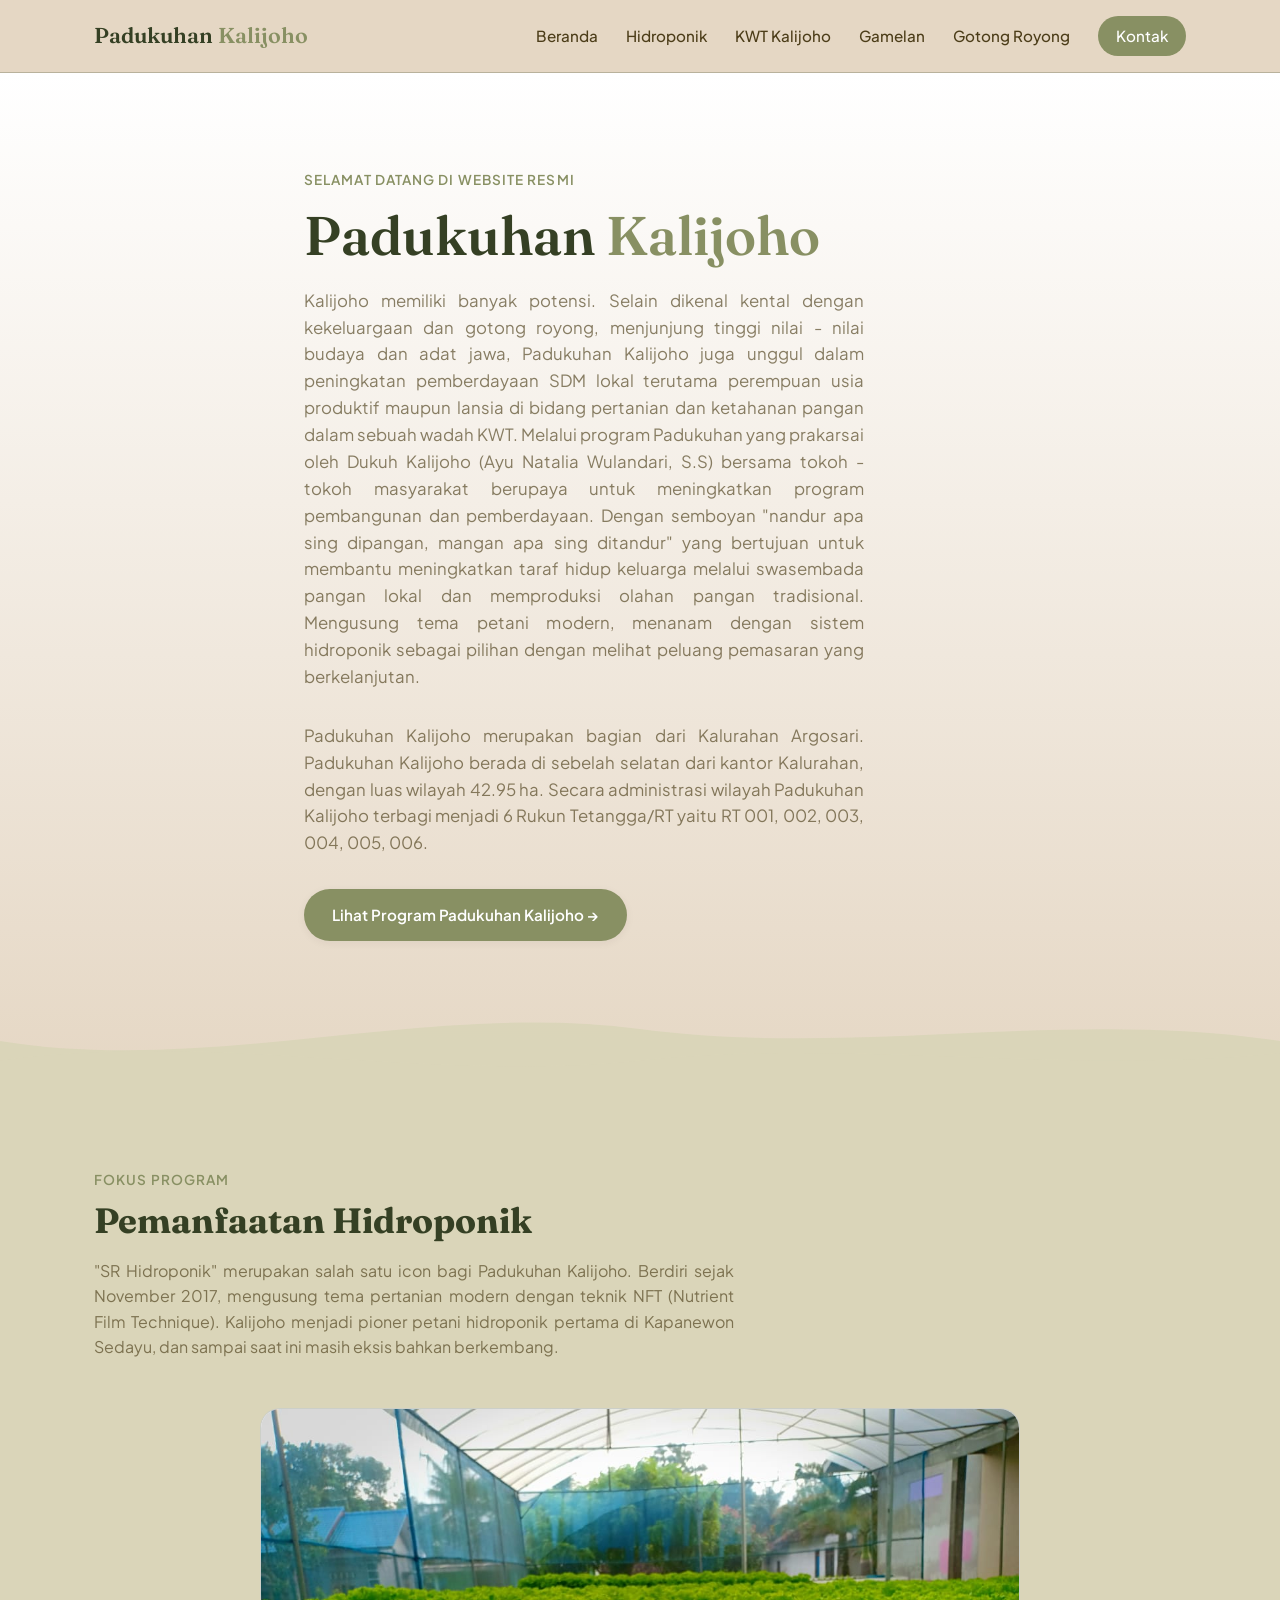
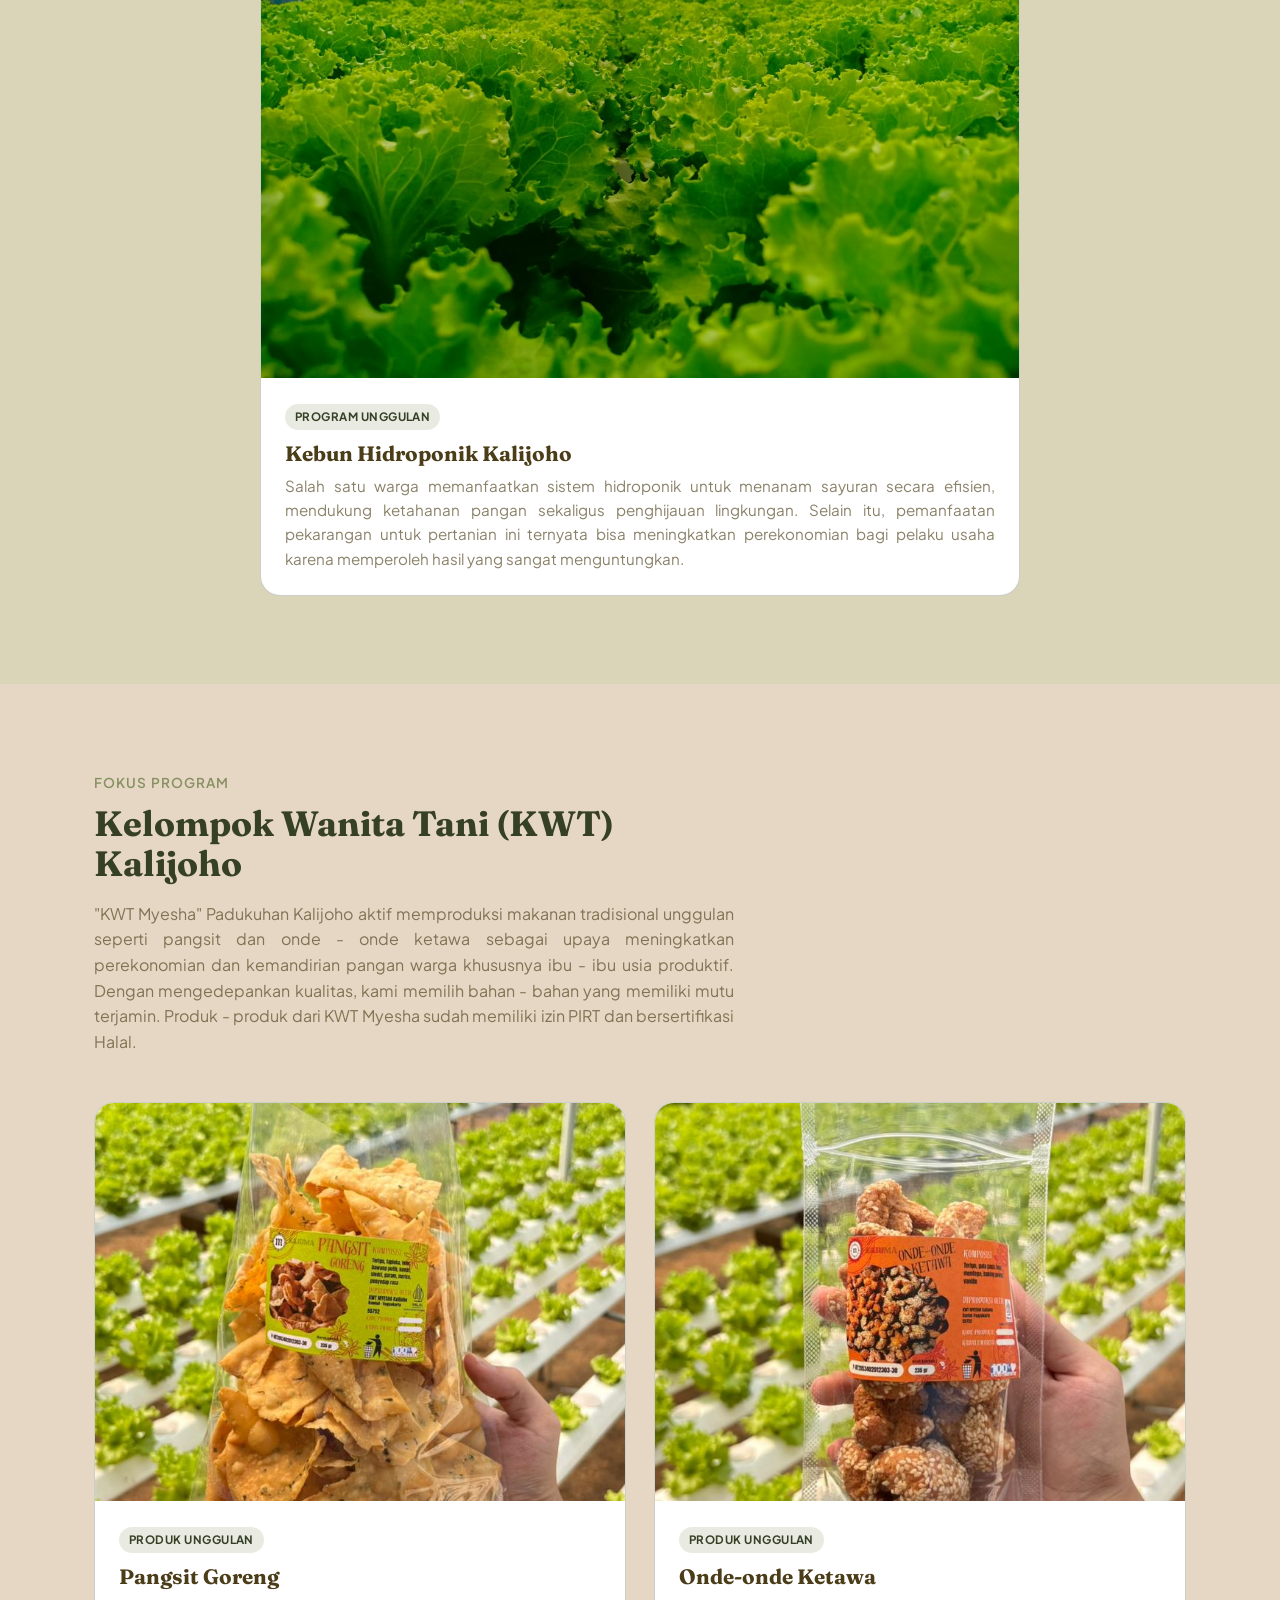
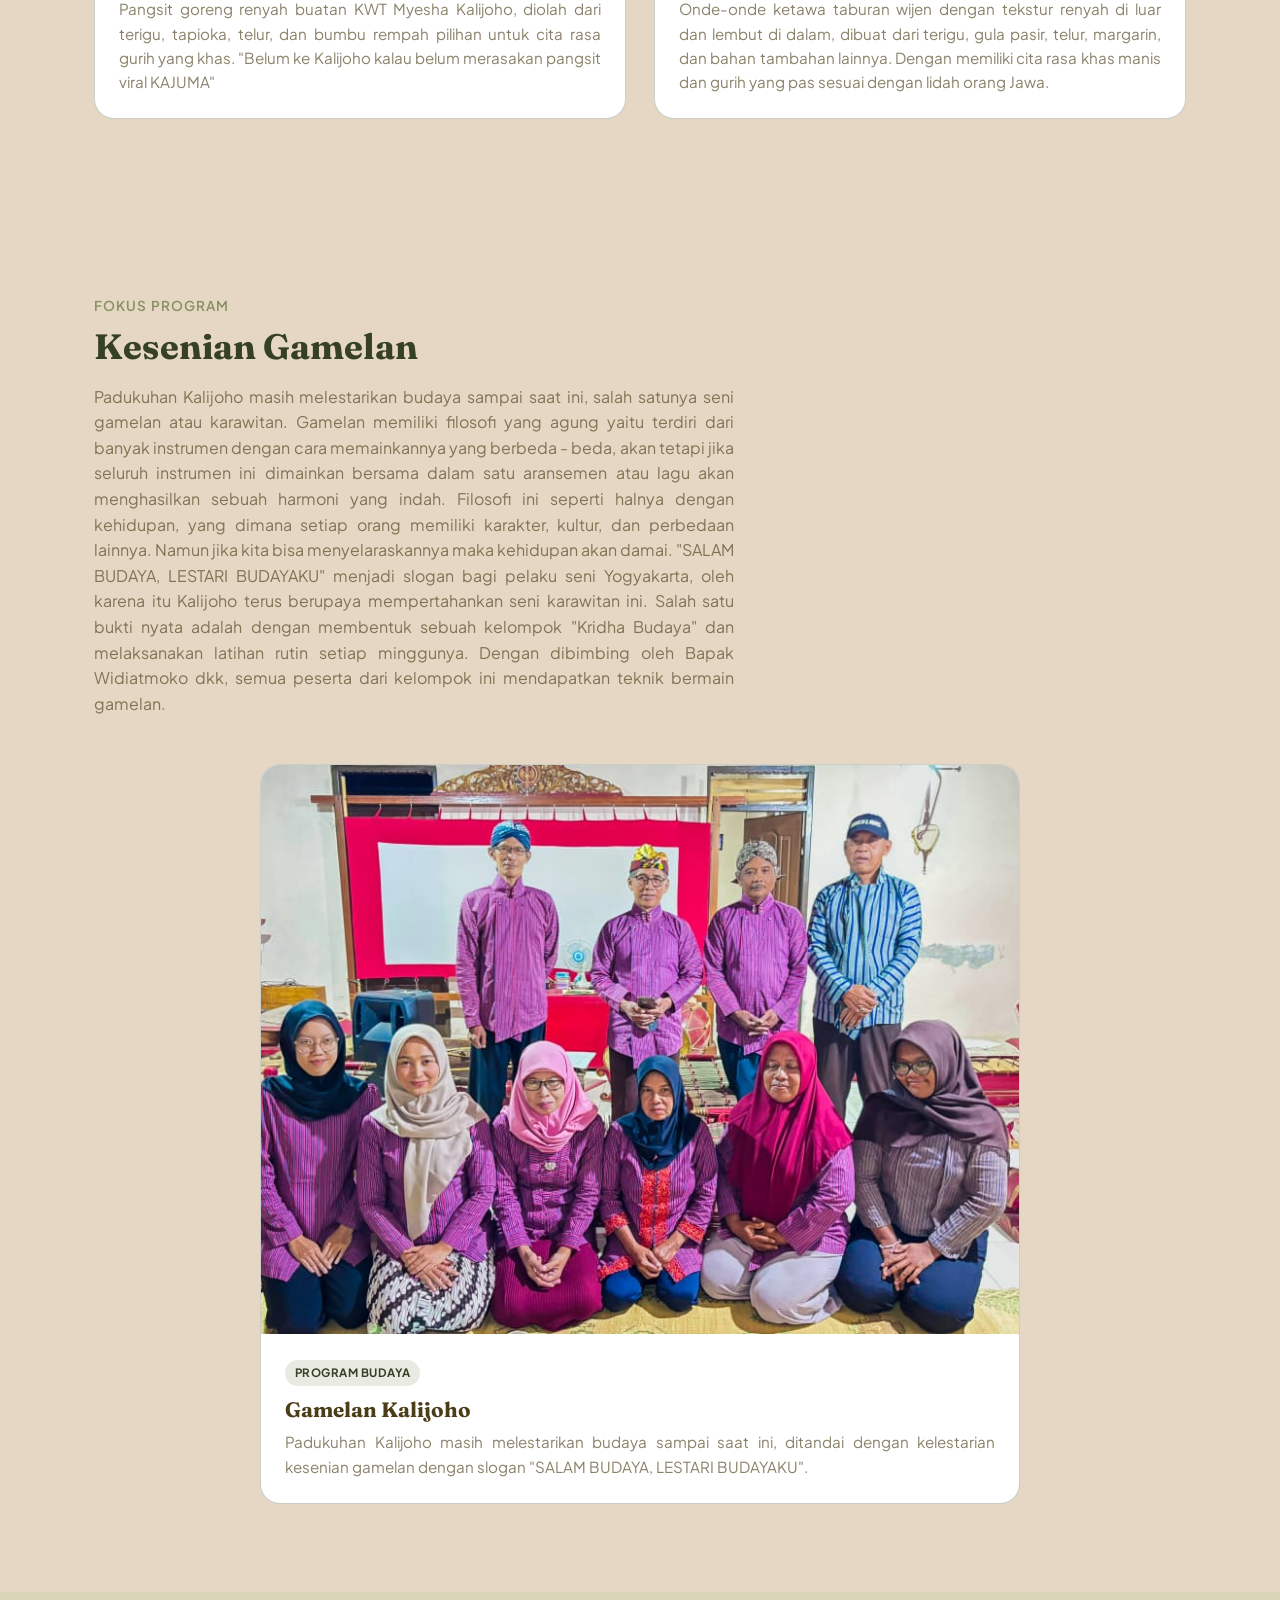
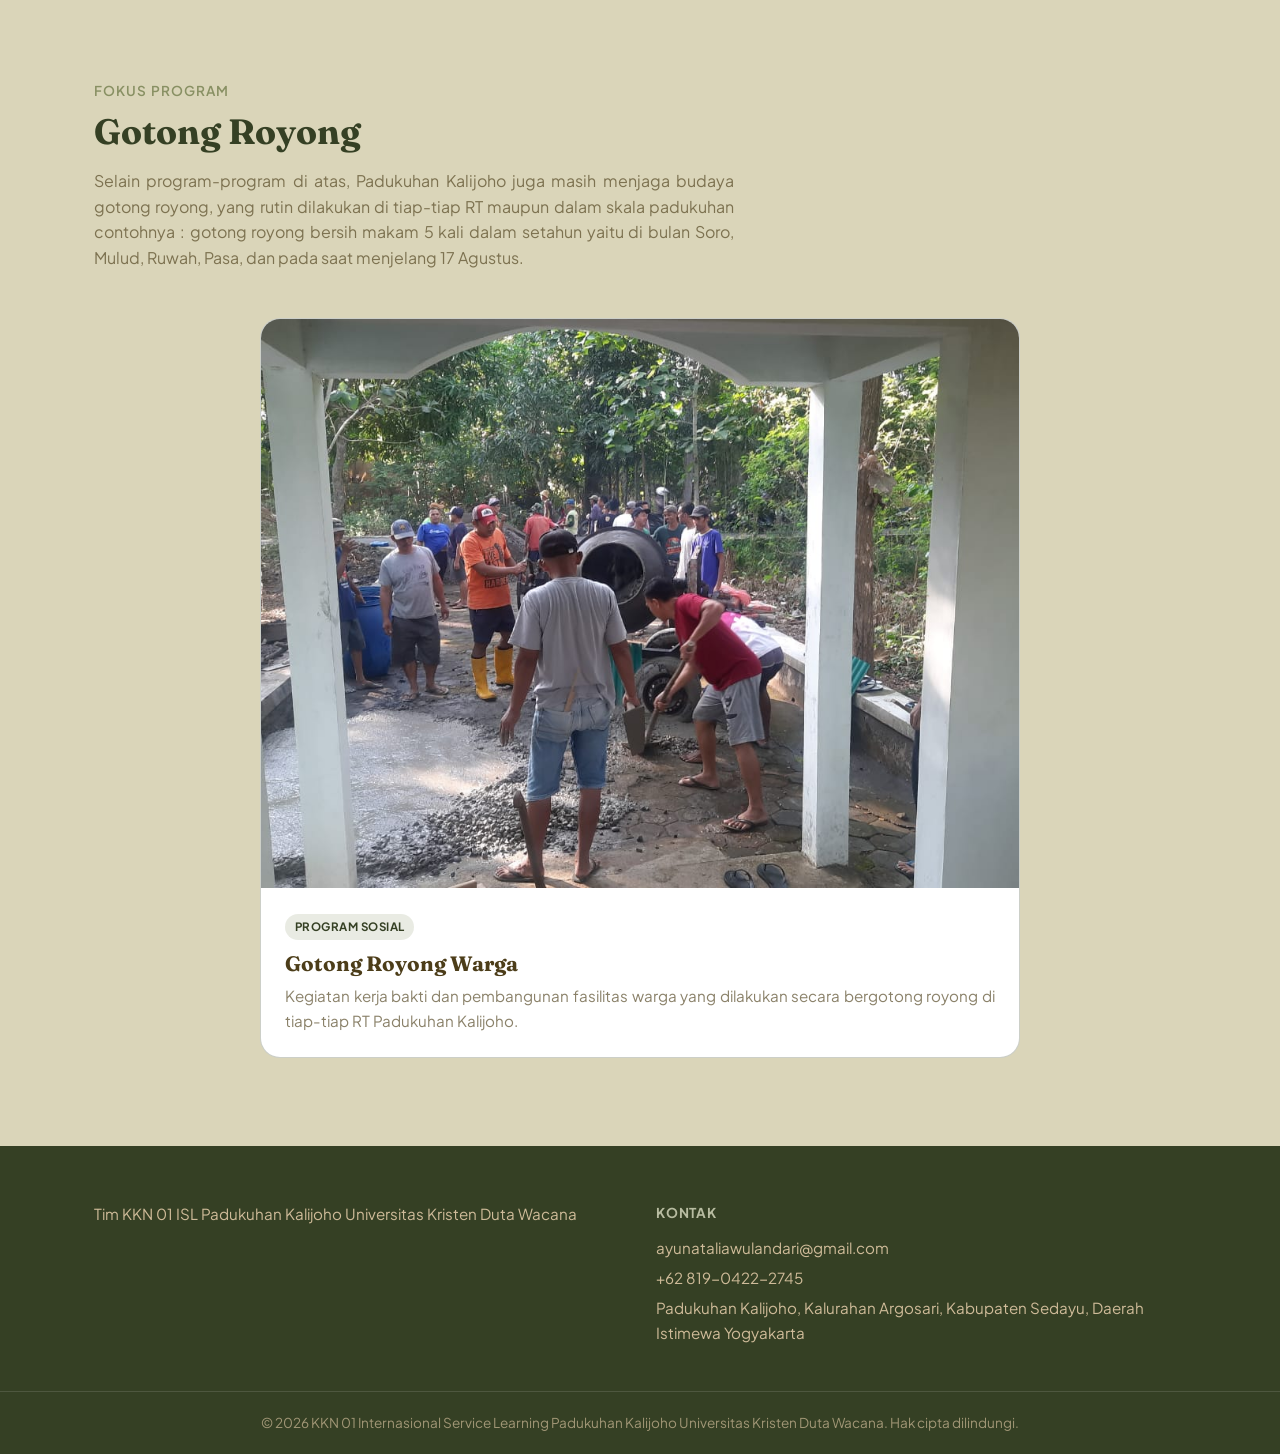
<file: index.html>
<!DOCTYPE html>
<html lang="id">
<head>
<meta charset="UTF-8">
<meta name="viewport" content="width=device-width, initial-scale=1.0">
<meta name="description" content="Profil Padukuhan Kalijoho - KKN ISL UKDW 2026">
<meta name="keywords" content="Padukuhan Kalijoho">
<meta property="og:title" content="Padukuhan Kalijoho, Argosari, Kab.Sedayu">
<meta property="og:description" content="Profil Padukuhan Kalijoho,Argosari, Sedayu, Bantul">
<meta property="og:url" content="https://joonben.github.io/Web-Padukuhan-Kalijoho/">
<title>Padukuhan Kalijoho</title>
<link rel="preconnect" href="https://fonts.googleapis.com">
<link rel="preconnect" href="https://fonts.gstatic.com" crossorigin>
<link href="https://fonts.googleapis.com/css2?family=Fraunces:opsz,wght@9..144,500;9..144,600;9..144,700&family=Plus+Jakarta+Sans:wght@400;500;600;700&display=swap" rel="stylesheet">
<link rel="stylesheet" href="style.css">
</head>
<body>

<!-- ========================================================= -->
<!-- HEADER & NAVBAR                                            -->
<!-- ========================================================= -->
<header class="site-header">
  <div class="navbar container">
    <a href="#beranda" class="navbar__brand">Padukuhan <span>Kalijoho</span></a>

    <!-- Toggle menu mobile (tanpa JavaScript, pakai checkbox hack) -->
    <input type="checkbox" id="nav-toggle" class="navbar__toggle-input">
    <label for="nav-toggle" class="navbar__toggle-label" aria-label="Buka menu navigasi">
      <span></span><span></span><span></span>
    </label>

    <nav class="navbar__menu">
      <a href="#beranda" class="navbar__link">Beranda</a>
      <a href="#fokus1" class="navbar__link">Hidroponik</a>
      <a href="#fokus2" class="navbar__link">KWT Kalijoho</a>
      <a href="#fokus3" class="navbar__link">Gamelan</a>
      <a href="#fokus4" class="navbar__link">Gotong Royong</a>
      <a href="#kontak" class="navbar__link navbar__link--cta">Kontak</a>
    </nav>
  </div>
</header>

<main>

  <!-- ========================================================= -->
  <!-- HERO SECTION                                               -->
  <!-- ========================================================= -->
  <section id="beranda" class="hero">
    <div class="container hero__inner">
      <p class="hero__eyebrow">Selamat Datang di Website Resmi</p>
      <h1 class="hero__title">
        Padukuhan <span class="hero__title-accent">Kalijoho</span>
      </h1>
      <p class="hero__subtitle">
        Kalijoho memiliki banyak potensi. Selain dikenal kental dengan kekeluargaan dan gotong royong, 
        menjunjung tinggi nilai - nilai budaya dan adat jawa, Padukuhan Kalijoho juga 
        unggul dalam peningkatan pemberdayaan SDM lokal terutama perempuan usia 
        produktif maupun lansia di bidang pertanian dan ketahanan pangan dalam sebuah wadah KWT.
        Melalui program Padukuhan yang prakarsai oleh Dukuh Kalijoho (Ayu Natalia Wulandari, S.S)
        bersama tokoh - tokoh masyarakat berupaya untuk meningkatkan program pembangunan dan pemberdayaan.
        Dengan semboyan "nandur apa sing dipangan, mangan apa sing ditandur" yang bertujuan untuk 
        membantu meningkatkan taraf hidup keluarga melalui swasembada pangan lokal dan memproduksi 
        olahan pangan tradisional. Mengusung tema petani modern, menanam dengan sistem  hidroponik 
        sebagai pilihan dengan melihat peluang pemasaran yang berkelanjutan.
      </p>
      <p class="hero__subtitle">
        Padukuhan Kalijoho merupakan bagian dari Kalurahan Argosari. 
        Padukuhan Kalijoho berada di sebelah selatan dari kantor Kalurahan, 
        dengan luas wilayah 42.95 ha. Secara administrasi wilayah 
        Padukuhan Kalijoho terbagi menjadi 6 Rukun Tetangga/RT 
        yaitu RT 001, 002, 003, 004, 005, 006.
      </p>
      <a href="#fokus1" class="btn btn--primary hero__cta">Lihat Program Padukuhan Kalijoho →</a>
    </div>

    <!-- Elemen dekoratif signature: garis terasering sawah -->
    <svg class="hero__divider" viewBox="0 0 1440 120" preserveAspectRatio="none" aria-hidden="true">
      <path d="M0,64 C240,110 480,10 720,48 C960,86 1200,20 1440,64 L1440,120 L0,120 Z" class="hero__divider-shape hero__divider-shape--1"></path>
      <path d="M0,90 C240,50 480,120 720,90 C960,60 1200,110 1440,80 L1440,120 L0,120 Z" class="hero__divider-shape hero__divider-shape--2"></path>
    </svg>
  </section>

  <!-- ========================================================= -->
  <!-- SECTION UTAMA 1: HIDROPONIK (satu foto)                    -->
  <!-- ========================================================= -->
  <section id="fokus1" class="section section--alt">
    <div class="container">
      <div class="section-heading">
        <p class="section-heading__eyebrow">Fokus Program</p>
        <h2 class="section-heading__title">Pemanfaatan Hidroponik</h2>
        <p class="section-heading__desc">
          "SR Hidroponik" merupakan salah satu icon bagi Padukuhan Kalijoho. 
          Berdiri sejak November 2017, mengusung tema pertanian modern dengan 
          teknik NFT (Nutrient Film Technique). Kalijoho menjadi pioner petani 
          hidroponik pertama di Kapanewon Sedayu, dan sampai saat ini masih eksis bahkan berkembang. 
          <!-- GANTI: tambahkan detail cerita/aktivitas Hidroponik di sini -->
        </p>
      </div>

      <div class="single-photo">
        <article class="product-card">
          <div class="product-card__image-wrap">
            <img src="image/hidroponik.jpeg" alt="Kebun Hidroponik Padukuhan Kalijoho" class="product-card__image" loading="lazy">
          </div>
          <div class="product-card__body">
            <span class="product-card__badge">Program Unggulan</span>
            <h3 class="product-card__title">Kebun Hidroponik Kalijoho</h3>
            <p class="product-card__desc">
              <!-- GANTI: deskripsi singkat kegiatan Hidroponik jika diperlukan -->
              Salah satu warga memanfaatkan sistem hidroponik untuk menanam sayuran secara
              efisien, mendukung ketahanan pangan sekaligus penghijauan lingkungan.
              Selain itu, pemanfaatan pekarangan untuk pertanian ini ternyata bisa meningkatkan
              perekonomian bagi pelaku usaha karena memperoleh hasil yang sangat menguntungkan.
            </p>
          </div>
        </article>
      </div>
    </div>
  </section>

  <!-- ========================================================= -->
  <!-- SECTION UTAMA 2: KELOMPOK WANITA TANI (KWT)                -->
  <!-- ========================================================= -->
  <section id="fokus2" class="section section--kwt">
    <div class="container">
      <div class="section-heading">
        <p class="section-heading__eyebrow">Fokus Program</p>
        <h2 class="section-heading__title">Kelompok Wanita Tani (KWT) Kalijoho</h2>
        <p class="section-heading__desc">
          "KWT Myesha" Padukuhan Kalijoho aktif memproduksi makanan tradisional unggulan seperti
          pangsit dan onde - onde ketawa sebagai
          upaya meningkatkan perekonomian dan kemandirian pangan warga 
          khususnya ibu - ibu usia produktif. Dengan mengedepankan kualitas,
          kami memilih bahan - bahan yang memiliki mutu terjamin. Produk - produk dari 
          KWT Myesha sudah memiliki izin PIRT dan bersertifikasi Halal.
          <!-- GANTI: tambahkan detail cerita/aktivitas KWT di sini -->
        </p>
      </div>

      <div class="product-grid">

        <!-- Kartu Produk: Pangsit -->
        <article class="product-card">
          <div class="product-card__image-wrap">
            <img src="image/Pangsit.jpeg" alt="Pangsit Goreng produk KWT Kalijoho" class="product-card__image" loading="lazy">
          </div>
          <div class="product-card__body">
            <span class="product-card__badge">Produk Unggulan</span>
            <h3 class="product-card__title">Pangsit Goreng</h3>
            <p class="product-card__desc">
              <!-- GANTI: deskripsi singkat produk Pangsit jika diperlukan -->
              Pangsit goreng renyah buatan KWT Myesha Kalijoho, diolah dari terigu, tapioka,
              telur, dan bumbu rempah pilihan untuk cita rasa gurih yang khas. "Belum ke Kalijoho kalau belum merasakan pangsit viral KAJUMA"
            </p>
          </div>
        </article>

        <!-- Kartu Produk: Onde-onde -->
        <article class="product-card">
          <div class="product-card__image-wrap">
            <img src="image/OndeOnde.jpeg" alt="Onde-onde Ketawa produk KWT Kalijoho" class="product-card__image" loading="lazy">
          </div>
          <div class="product-card__body">
            <span class="product-card__badge">Produk Unggulan</span>
            <h3 class="product-card__title">Onde-onde Ketawa</h3>
            <p class="product-card__desc">
              <!-- GANTI: deskripsi singkat produk Onde-onde jika diperlukan -->
              Onde-onde ketawa taburan wijen dengan tekstur renyah di luar dan lembut
              di dalam, dibuat dari terigu, gula pasir, telur, margarin, dan bahan tambahan lainnya.
              Dengan memiliki cita rasa khas manis dan gurih yang pas sesuai dengan lidah orang Jawa.
            </p>
          </div>
        </article>

      </div>
    </div>
  </section>

  <!-- ========================================================= -->
  <!-- SECTION UTAMA 3: KESENIAN GAMELAN (satu foto)              -->
  <!-- ========================================================= -->
  <section id="fokus3" class="section">
    <div class="container">
      <div class="section-heading">
        <p class="section-heading__eyebrow">Fokus Program</p>
        <h2 class="section-heading__title">Kesenian Gamelan</h2>
        <p class="section-heading__desc">
          Padukuhan Kalijoho masih melestarikan budaya sampai saat ini, salah satunya
          seni gamelan atau karawitan. Gamelan memiliki filosofi yang agung yaitu terdiri
          dari banyak instrumen dengan cara memainkannya yang berbeda - beda, akan tetapi
          jika seluruh instrumen ini dimainkan bersama dalam satu aransemen atau lagu akan menghasilkan
          sebuah harmoni yang indah. Filosofi ini seperti halnya dengan kehidupan, yang dimana setiap orang 
          memiliki karakter, kultur, dan perbedaan lainnya. Namun jika kita bisa menyelaraskannya maka
          kehidupan akan damai. "SALAM BUDAYA, LESTARI BUDAYAKU" menjadi slogan bagi pelaku seni Yogyakarta,
          oleh karena itu Kalijoho terus berupaya mempertahankan seni karawitan ini. Salah satu bukti nyata adalah dengan 
          membentuk sebuah kelompok "Kridha Budaya" dan melaksanakan latihan rutin setiap minggunya.
          Dengan dibimbing oleh Bapak Widiatmoko dkk, semua peserta dari kelompok ini mendapatkan teknik bermain gamelan.


          <!-- GANTI: tambahkan detail cerita/aktivitas Gamelan di sini -->
        </p>
      </div>

      <div class="single-photo">
        <article class="product-card">
          <div class="product-card__image-wrap">
            <!-- GANTI: ganti div placeholder di bawah ini dengan-->
                 <img src="image/gamelan.jpeg" alt="Kesenian Gamelan Kalijoho" class="product-card__image"> 
            <div class="product-card__image-placeholder">
              <span>Foto Kesenian<br>Gamelan</span>
            </div>
          </div>
          <div class="product-card__body">
            <span class="product-card__badge">Program Budaya</span>
            <h3 class="product-card__title">Gamelan Kalijoho</h3>
            <p class="product-card__desc">
              <!-- GANTI: deskripsi singkat kegiatan Gamelan jika diperlukan -->
               Padukuhan Kalijoho masih melestarikan budaya sampai saat ini, ditandai
               dengan kelestarian kesenian gamelan dengan slogan "SALAM BUDAYA, LESTARI BUDAYAKU".
            </p>
          </div>
        </article>
      </div>
    </div>
  </section>

  <!-- ========================================================= -->
  <!-- SECTION UTAMA 4: GOTONG ROYONG (satu foto)                 -->
  <!-- ========================================================= -->
  <section id="fokus4" class="section section--alt">
    <div class="container">
      <div class="section-heading">
        <p class="section-heading__eyebrow">Fokus Program</p>
        <h2 class="section-heading__title">Gotong Royong</h2>
        <p class="section-heading__desc">
          Selain program-program di atas, Padukuhan Kalijoho juga masih menjaga
          budaya gotong royong, yang rutin dilakukan di tiap-tiap RT maupun
          dalam skala padukuhan contohnya : gotong royong bersih makam 5 kali dalam setahun yaitu di bulan 
          Soro, Mulud, Ruwah, Pasa, dan pada saat menjelang 17 Agustus.
          <!-- GANTI: tambahkan detail cerita/aktivitas Gotong Royong di sini -->
        </p>
      </div>

      <div class="single-photo">
        <article class="product-card">
          <div class="product-card__image-wrap">
            <img src="image/gotongroyong.jpeg" alt="Kegiatan Gotong Royong warga Kalijoho" class="product-card__image" loading="lazy">
          </div>
          <div class="product-card__body">
            <span class="product-card__badge">Program Sosial</span>
            <h3 class="product-card__title">Gotong Royong Warga</h3>
            <p class="product-card__desc">
              <!-- GANTI: deskripsi singkat kegiatan Gotong Royong jika diperlukan -->
              Kegiatan kerja bakti dan pembangunan fasilitas warga yang dilakukan
              secara bergotong royong di tiap-tiap RT Padukuhan Kalijoho.
            </p>
          </div>
        </article>
      </div>
    </div>
  </section>

</main>

<!-- ========================================================= -->
<!-- FOOTER                                                     -->
<!-- ========================================================= -->
<footer id="kontak" class="site-footer">
  <div class="container site-footer__inner">
    <div class="site-footer__col">
      <p class="site-footer__team">
        <!-- GANTI: nama tim/kelompok KKN -->
        Tim KKN 01 ISL Padukuhan Kalijoho Universitas Kristen Duta Wacana
      </p>
    </div>

    <div class="site-footer__col">
      <p class="site-footer__heading">Kontak</p>
      <ul class="site-footer__contact">
        <li><!-- GANTI: alamat email --> ayunataliawulandari@gmail.com</li>
        <li><!-- GANTI: nomor telepon/WA --> +62 819-0422-2745</li>
        <li><!-- GANTI: alamat lokasi --> Padukuhan Kalijoho, Kalurahan Argosari, Kabupaten Sedayu, Daerah Istimewa Yogyakarta</li>
      </ul>
    </div>
  </div>

  <div class="site-footer__bottom">
    <p>&copy; <span id="tahun">2026</span> KKN 01 Internasional Service Learning Padukuhan Kalijoho Universitas Kristen Duta Wacana. Hak cipta dilindungi.</p>
  </div>
</footer>

<!-- Skrip kecil opsional: perbarui tahun copyright secara otomatis -->
<script>
  document.getElementById('tahun').textContent = new Date().getFullYear();
</script>

</body>
</html>
</file>
<file: style.css>
/* =============================================================
   KKN PADUKUHAN KALIJOHO — STYLESHEET
   Palet warna: Café Noir, Kombu Green, Moss Green, Tan, Bone.
   ============================================================= */

:root {
  /* -- Warna dasar dari palet -- */
  --color-cafe-noir: #4C3D19;
  --color-kombu: #354024;
  --color-moss: #889063;
  --color-tan: #CFBB99;
  --color-bone: #E5D7C4;

  /* -- Peran warna (mapping ke elemen) -- */
  /* Moss Green sekarang jadi warna utama/brand: dipakai di tombol, CTA,
     eyebrow, badge, dan aksen judul. Kombu Green jadi versi gelapnya
     (untuk hover & heading), Café Noir dipakai untuk teks isi. */
  --color-bg: var(--color-bone);
  --color-bg-alt: #DAD5B9; /* Bone dicampur Moss, supaya section alternatif ikut terasa hijau */
  --color-green: var(--color-moss);
  --color-green-dark: var(--color-kombu);
  --color-gold: var(--color-moss);
  --color-gold-light: #B8BCA1; /* Moss dicerahkan, untuk teks di atas latar gelap */
  --color-text: var(--color-cafe-noir);
  --color-text-muted: rgba(76, 61, 25, 0.65);
  --color-card-bg: #FFFFFF;
  --color-border: rgba(53, 64, 36, 0.25);
  --color-white: #FFFFFF;

  /* -- Tipografi -- */
  --font-display: "Fraunces", Georgia, serif;
  --font-body: "Plus Jakarta Sans", "Segoe UI", sans-serif;

  /* -- Layout -- */
  --container-width: 1140px;
  --radius-md: 10px;
  --radius-lg: 20px;
  --shadow-sm: 0 2px 8px rgba(43, 38, 32, 0.06);
  --shadow-md: 0 12px 30px rgba(43, 38, 32, 0.10);
  --transition-base: 0.25s ease;
}

/* =============================================================
   RESET DASAR
   ============================================================= */
*, *::before, *::after { box-sizing: border-box; }

html { scroll-behavior: smooth; }

body {
  margin: 0;
  font-family: var(--font-body);
  color: var(--color-text);
  background-color: var(--color-bg);
  line-height: 1.6;
  -webkit-font-smoothing: antialiased;
}

h1, h2, h3 { font-family: var(--font-display); margin: 0; line-height: 1.15; }
p { margin: 0; }
a { text-decoration: none; color: inherit; }
ul { list-style: none; margin: 0; padding: 0; }
img { max-width: 100%; display: block; }

.container {
  width: 100%;
  max-width: var(--container-width);
  margin-inline: auto;
  padding-inline: 24px;
}

/* Fokus keyboard yang jelas (aksesibilitas) */
a:focus-visible,
button:focus-visible,
.btn:focus-visible {
  outline: 3px solid var(--color-gold);
  outline-offset: 3px;
}

@media (prefers-reduced-motion: reduce) {
  html { scroll-behavior: auto; }
  * { animation-duration: 0.01ms !important; transition-duration: 0.01ms !important; }
}

/* =============================================================
   TOMBOL (BUTTON) UMUM
   ============================================================= */
.btn {
  display: inline-flex;
  align-items: center;
  gap: 8px;
  padding: 14px 28px;
  border-radius: 999px;
  font-weight: 600;
  font-size: 0.95rem;
  transition: transform var(--transition-base), box-shadow var(--transition-base);
}

.btn--primary {
  background-color: var(--color-gold);
  color: var(--color-white);
  box-shadow: var(--shadow-sm);
}

.btn--primary:hover {
  transform: translateY(-2px);
  box-shadow: var(--shadow-md);
}

/* =============================================================
   HEADER & NAVBAR (STICKY)
   ============================================================= */
.site-header {
  position: sticky;
  top: 0;
  z-index: 100;
  background-color: rgba(229, 215, 196, 0.92);
  backdrop-filter: blur(6px);
  border-bottom: 1px solid var(--color-border);
}

.navbar {
  display: flex;
  align-items: center;
  justify-content: space-between;
  padding-block: 16px;
}

.navbar__brand {
  font-family: var(--font-display);
  font-size: 1.35rem;
  font-weight: 600;
  color: var(--color-green-dark);
}

.navbar__brand span { color: var(--color-gold); }

.navbar__menu {
  display: flex;
  align-items: center;
  gap: 28px;
}

.navbar__link {
  font-weight: 500;
  font-size: 0.95rem;
  color: var(--color-text);
  transition: color var(--transition-base);
  position: relative;
}

.navbar__link:hover { color: var(--color-green); }

.navbar__link--cta {
  padding: 8px 18px;
  background-color: var(--color-green);
  color: var(--color-white);
  border-radius: 999px;
}

.navbar__link--cta:hover {
  color: var(--color-white);
  background-color: var(--color-green-dark);
}

/* Toggle menu mobile (checkbox hack, tanpa JS) */
.navbar__toggle-input { display: none; }

.navbar__toggle-label {
  display: none;
  flex-direction: column;
  gap: 5px;
  cursor: pointer;
  padding: 6px;
}

.navbar__toggle-label span {
  width: 24px;
  height: 2px;
  background-color: var(--color-text);
  border-radius: 2px;
}

/* =============================================================
   HERO SECTION
   ============================================================= */
.hero {
  position: relative;
  padding-block: 96px 140px;
  background: linear-gradient(180deg, #FFFFFF 0%, var(--color-bg) 100%);
  overflow: hidden;
}

.hero__inner {
  max-width: 720px;
  text-align: left;
}

.hero__eyebrow {
  font-weight: 600;
  font-size: 0.85rem;
  letter-spacing: 0.08em;
  text-transform: uppercase;
  color: var(--color-gold);
  margin-bottom: 14px;
}

.hero__title {
  font-size: clamp(2.2rem, 5vw, 3.4rem);
  font-weight: 600;
  color: var(--color-green-dark);
  margin-bottom: 20px;
}

.hero__title-accent { color: var(--color-gold); }

.hero__subtitle {
  font-size: 1.05rem;
  color: var(--color-text-muted);
  max-width: 560px;
  margin-bottom: 32px;
  text-align: justify;
}

/* Elemen dekoratif: garis terasering sawah di dasar hero */
.hero__divider {
  position: absolute;
  bottom: -2px;
  left: 0;
  width: 100%;
  height: 90px;
}

.hero__divider-shape--1 { fill: var(--color-bg-alt); opacity: 0.9; }
.hero__divider-shape--2 { fill: var(--color-bg-alt); }

/* =============================================================
   STRUKTUR SECTION UMUM
   ============================================================= */
.section {
  padding-block: 88px;
}

.section--alt { background-color: var(--color-bg-alt); }

.section-heading {
  max-width: 640px;
  margin-bottom: 48px;
}

.section-heading__eyebrow {
  font-weight: 600;
  font-size: 0.85rem;
  letter-spacing: 0.08em;
  text-transform: uppercase;
  color: var(--color-gold);
  margin-bottom: 10px;
}

.section-heading__title {
  font-size: clamp(1.6rem, 3.2vw, 2.2rem);
  color: var(--color-green-dark);
  margin-bottom: 16px;
}

.section-heading__desc {
  color: var(--color-text-muted);
  font-size: 1rem;
  text-align: justify;
}

/* =============================================================
   SECTION KWT — GRID PRODUK
   ============================================================= */
.product-grid {
  display: grid;
  grid-template-columns: repeat(2, 1fr);
  gap: 28px;
}

.product-card {
  background-color: var(--color-card-bg);
  border: 1px solid var(--color-border);
  border-radius: var(--radius-lg);
  overflow: hidden;
  transition: transform var(--transition-base), box-shadow var(--transition-base);
}

.product-card:hover {
  transform: translateY(-4px);
  box-shadow: var(--shadow-md);
}

.product-card__image-wrap {
  aspect-ratio: 4 / 3;
  background-color: var(--color-bg-alt);
  overflow: hidden;
}

.product-card__image {
  width: 100%;
  height: 100%;
  object-fit: cover;
  object-position: center;
  transition: transform 0.4s ease;
}

.product-card:hover .product-card__image {
  transform: scale(1.05);
}

/* Dipakai di section placeholder (Fokus 2, 3, 4) yang belum ada foto/kontennya */
.product-card__image-placeholder {
  width: 100%;
  height: 100%;
  display: flex;
  align-items: center;
  justify-content: center;
  text-align: center;
  color: var(--color-text-muted);
  font-size: 0.9rem;
  border: 2px dashed var(--color-border);
  border-radius: var(--radius-lg) var(--radius-lg) 0 0;
}

/* =============================================================
   WRAPPER SATU CARD (dipakai di section Hidroponik, Gamelan,
   Gotong Royong) — isinya tetap komponen .product-card yang sama
   dengan KWT, cuma dibatasi lebarnya karena cuma menampilkan 1 card.
   ============================================================= */
.single-photo {
  max-width: 760px;
  margin-inline: auto;
}

.product-card__body {
  padding: 24px;
}

.product-card__badge {
  display: inline-block;
  font-size: 0.72rem;
  font-weight: 700;
  letter-spacing: 0.04em;
  text-transform: uppercase;
  color: var(--color-green-dark);
  background-color: rgba(136, 144, 99, 0.18);
  padding: 4px 10px;
  border-radius: 999px;
  margin-bottom: 12px;
}

.product-card__title {
  font-size: 1.3rem;
  color: var(--color-text);
  margin-bottom: 8px;
}

.product-card__desc {
  color: var(--color-text-muted);
  font-size: 0.95rem;
  text-align: justify;
}

/* =============================================================
   SECTION PLACEHOLDER (FOKUS 2, 3, 4)
   ============================================================= */
.placeholder-box {
  border: 2px dashed var(--color-border);
  border-radius: var(--radius-lg);
  padding: 48px 24px;
  text-align: center;
  color: var(--color-text-muted);
  background-color: rgba(255, 255, 255, 0.4);
}

/* =============================================================
   FOOTER
   ============================================================= */
.site-footer {
  background-color: var(--color-green-dark);
  color: var(--color-bone);
  padding-top: 56px;
}

.site-footer__inner {
  display: grid;
  grid-template-columns: repeat(2, 1fr);
  gap: 32px;
  padding-bottom: 40px;
}

.site-footer__brand {
  font-family: var(--font-display);
  font-size: 1.25rem;
  color: var(--color-white);
  margin-bottom: 8px;
}

.site-footer__team {
  color: var(--color-tan);
  font-size: 0.95rem;
  text-align: justify;
}

.site-footer__heading {
  font-weight: 700;
  font-size: 0.85rem;
  text-transform: uppercase;
  letter-spacing: 0.06em;
  color: var(--color-gold-light);
  margin-bottom: 12px;
}

.site-footer__contact li {
  color: var(--color-tan);
  font-size: 0.95rem;
  margin-bottom: 6px;
}

.site-footer__bottom {
  border-top: 1px solid rgba(255, 255, 255, 0.12);
  padding-block: 20px;
  text-align: center;
  font-size: 0.85rem;
  color: rgba(207, 187, 153, 0.7);
}

/* =============================================================
   RESPONSIVE — TABLET & MOBILE
   ============================================================= */
@media (max-width: 860px) {
  .navbar__toggle-label { display: flex; }

  .navbar__menu {
    position: absolute;
    top: 100%;
    left: 0;
    right: 0;
    flex-direction: column;
    align-items: flex-start;
    gap: 4px;
    background-color: var(--color-bg);
    border-bottom: 1px solid var(--color-border);
    padding: 16px 24px 24px;
    transform: translateY(-8px);
    opacity: 0;
    pointer-events: none;
    transition: transform var(--transition-base), opacity var(--transition-base);
  }

  .navbar__link { width: 100%; padding-block: 10px; }
  .navbar__link--cta { width: fit-content; }

  .navbar__toggle-input:checked ~ .navbar__menu {
    transform: translateY(0);
    opacity: 1;
    pointer-events: auto;
  }

  .product-grid { grid-template-columns: 1fr; }
  .site-footer__inner { grid-template-columns: 1fr; }
}

@media (max-width: 560px) {
  .hero { padding-block: 64px 110px; }
  .section { padding-block: 64px; }
}
</file>
